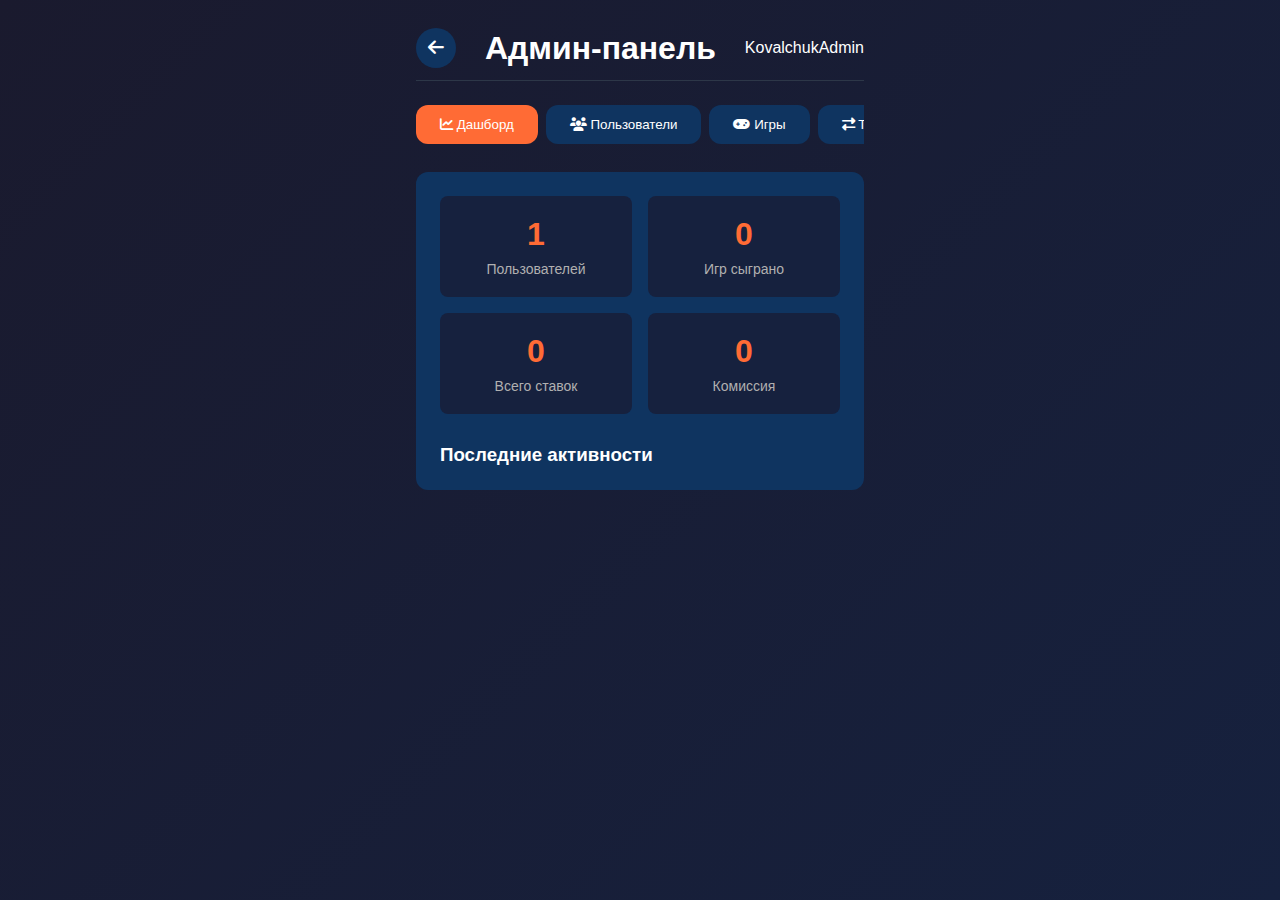
<file: admin.html>
<!DOCTYPE html>
<html lang="ru">
<head>
    <meta charset="UTF-8">
    <meta name="viewport" content="width=device-width, initial-scale=1.0">
    <title>Админ-панель | Крестики-нолики</title>
    <link rel="stylesheet" href="style.css">
    <link rel="stylesheet" href="https://cdnjs.cloudflare.com/ajax/libs/font-awesome/6.4.0/css/all.min.css">
</head>
<body>
    <div class="container">
        <header class="header">
            <button class="btn-icon" onclick="window.location.href='index.html'">
                <i class="fas fa-arrow-left"></i>
            </button>
            <h1>Админ-панель</h1>
            <div class="admin-info">
                <span id="adminUsername"></span>
            </div>
        </header>

        <div class="admin-panel">
            <div class="admin-tabs">
                <button class="tab-btn active" onclick="showTab('dashboard')">
                    <i class="fas fa-chart-line"></i> Дашборд
                </button>
                <button class="tab-btn" onclick="showTab('users')">
                    <i class="fas fa-users"></i> Пользователи
                </button>
                <button class="tab-btn" onclick="showTab('games')">
                    <i class="fas fa-gamepad"></i> Игры
                </button>
                <button class="tab-btn" onclick="showTab('transactions')">
                    <i class="fas fa-exchange-alt"></i> Транзакции
                </button>
                <button class="tab-btn" onclick="showTab('commission')">
                    <i class="fas fa-percentage"></i> Комиссии
                </button>
                <button class="tab-btn" onclick="showTab('settings')">
                    <i class="fas fa-cog"></i> Настройки
                </button>
            </div>

            <div class="admin-content">
                <!-- Дашборд -->
                <div id="dashboardTab" class="tab-content">
                    <div class="stats-grid">
                        <div class="stat-card">
                            <div class="stat-value" id="totalUsers">0</div>
                            <div class="stat-label">Пользователей</div>
                        </div>
                        <div class="stat-card">
                            <div class="stat-value" id="totalGames">0</div>
                            <div class="stat-label">Игр сыграно</div>
                        </div>
                        <div class="stat-card">
                            <div class="stat-value" id="totalBets">0</div>
                            <div class="stat-label">Всего ставок</div>
                        </div>
                        <div class="stat-card">
                            <div class="stat-value" id="totalCommission">0</div>
                            <div class="stat-label">Комиссия</div>
                        </div>
                    </div>

                    <div style="margin-top: 30px;">
                        <h3>Последние активности</h3>
                        <div id="recentActivities" class="activities-list">
                            <!-- Активности загружаются динамически -->
                        </div>
                    </div>
                </div>

                <!-- Пользователи -->
                <div id="usersTab" class="tab-content" style="display: none;">
                    <div class="search-box" style="margin-bottom: 20px;">
                        <input type="text" id="searchUser" placeholder="Поиск пользователя..." style="width: 100%; padding: 12px; background: var(--bg-secondary); border: 1px solid var(--border-color); border-radius: var(--border-radius); color: var(--text-primary);">
                    </div>
                    
                    <div class="table-container">
                        <table class="data-table">
                            <thead>
                                <tr>
                                    <th>ID</th>
                                    <th>Имя</th>
                                    <th>Баланс</th>
                                    <th>Игр</th>
                                    <th>Побед</th>
                                    <th>Дата регистрации</th>
                                    <th>Действия</th>
                                </tr>
                            </thead>
                            <tbody id="usersTable">
                                <!-- Пользователи загружаются динамически -->
                            </tbody>
                        </table>
                    </div>
                </div>

                <!-- Игры -->
                <div id="gamesTab" class="tab-content" style="display: none;">
                    <div class="table-container">
                        <table class="data-table">
                            <thead>
                                <tr>
                                    <th>ID</th>
                                    <th>Игроки</th>
                                    <th>Ставка</th>
                                    <th>Результат</th>
                                    <th>Время</th>
                                    <th>Комиссия</th>
                                </tr>
                            </thead>
                            <tbody id="gamesTable">
                                <!-- Игры загружаются динамически -->
                            </tbody>
                        </table>
                    </div>
                </div>

                <!-- Комиссии -->
                <div id="commissionTab" class="tab-content" style="display: none;">
                    <div class="stats-grid">
                        <div class="stat-card">
                            <div class="stat-value" id="commissionTotal">0</div>
                            <div class="stat-label">Всего комиссии</div>
                        </div>
                        <div class="stat-card">
                            <div class="stat-value" id="commissionToday">0</div>
                            <div class="stat-label">Сегодня</div>
                        </div>
                        <div class="stat-card">
                            <div class="stat-value" id="commissionWeek">0</div>
                            <div class="stat-label">За неделю</div>
                        </div>
                        <div class="stat-card">
                            <div class="stat-value" id="commissionMonth">0</div>
                            <div class="stat-label">За месяц</div>
                        </div>
                    </div>
                    
                    <div style="margin-top: 30px;">
                        <button class="btn-primary" onclick="window.location.href='admin-commission.html'">
                            <i class="fas fa-chart-pie"></i> Подробная статистика комиссий
                        </button>
                    </div>
                </div>

                <!-- Настройки -->
                <div id="settingsTab" class="tab-content" style="display: none;">
                    <div class="settings-section">
                        <h3>Настройки системы</h3>
                        
                        <div class="setting-item">
                            <label>Стартовый баланс (игровой):</label>
                            <input type="number" id="startGameBalance" value="100" style="width: 100px; padding: 8px; background: var(--bg-secondary); border: 1px solid var(--border-color); border-radius: var(--border-radius-sm); color: var(--text-primary);">
                            <button class="btn-secondary" onclick="updateStartBalance()">Сохранить</button>
                        </div>
                        
                        <div class="setting-item">
                            <label>Размер комиссии (%):</label>
                            <input type="number" id="commissionRate" value="5" min="0" max="50" style="width: 100px; padding: 8px; background: var(--bg-secondary); border: 1px solid var(--border-color); border-radius: var(--border-radius-sm); color: var(--text-primary);">
                            <button class="btn-secondary" onclick="updateCommissionRate()">Сохранить</button>
                        </div>
                        
                        <div class="setting-item">
                            <label>Минимальная ставка:</label>
                            <input type="number" id="minBet" value="1" min="1" style="width: 100px; padding: 8px; background: var(--bg-secondary); border: 1px solid var(--border-color); border-radius: var(--border-radius-sm); color: var(--text-primary);">
                            <button class="btn-secondary" onclick="updateMinBet()">Сохранить</button>
                        </div>
                    </div>
                    
                    <div class="settings-section" style="margin-top: 30px;">
                        <h3>Опасная зона</h3>
                        <div class="danger-zone">
                            <button class="btn-danger" onclick="resetAllData()" style="background: var(--danger-color);">
                                <i class="fas fa-trash"></i> Сбросить все данные
                            </button>
                            <button class="btn-warning" onclick="exportAllData()" style="background: var(--warning-color);">
                                <i class="fas fa-download"></i> Экспорт всех данных
                            </button>
                        </div>
                    </div>
                </div>
            </div>
        </div>
    </div>

    <script src="storage.js"></script>
    <script src="auth.js"></script>
    <script src="commission.js"></script>
    <script>
        // Проверка прав администратора
        document.addEventListener('DOMContentLoaded', function() {
            const user = getCurrentUser();
            if (!user || !user.isAdmin) {
                alert('Доступ запрещен! Требуются права администратора.');
                window.location.href = 'index.html';
                return;
            }
            
            // Показываем имя админа
            document.getElementById('adminUsername').textContent = user.username;
            
            // Загружаем данные
            loadDashboardData();
            loadUsers();
            loadGames();
            loadCommissionData();
            
            // Инициализируем поиск
            document.getElementById('searchUser').addEventListener('input', function(e) {
                filterUsers(e.target.value);
            });
        });
        
        function showTab(tabName) {
            // Скрываем все вкладки
            document.querySelectorAll('.tab-content').forEach(tab => {
                tab.style.display = 'none';
            });
            
            // Убираем активный класс у всех кнопок
            document.querySelectorAll('.tab-btn').forEach(btn => {
                btn.classList.remove('active');
            });
            
            // Показываем выбранную вкладку
            document.getElementById(tabName + 'Tab').style.display = 'block';
            
            // Добавляем активный класс кнопке
            event.target.classList.add('active');
        }
        
        function loadDashboardData() {
            const users = getUsers();
            const games = getGames();
            const transactions = getTransactions();
            
            // Статистика
            document.getElementById('totalUsers').textContent = users.length;
            document.getElementById('totalGames').textContent = games.length;
            
            const totalBets = games.reduce((sum, game) => sum + (game.stake || 0), 0);
            document.getElementById('totalBets').textContent = totalBets;
            
            const commissionFund = getBotCommissionFund();
            document.getElementById('totalCommission').textContent = commissionFund.total.toFixed(2);
            
            // Последние активности
            loadRecentActivities();
        }
        
        function loadRecentActivities() {
            const games = getGames();
            const users = getUsers();
            const container = document.getElementById('recentActivities');
            
            // Берем последние 10 активностей
            const recentGames = games.slice(-10).reverse();
            const recentUsers = users.slice(-5).reverse();
            
            let html = '';
            
            // Последние игры
            recentGames.forEach(game => {
                const user = users.find(u => u.id === game.userId);
                html += `
                    <div class="activity-item">
                        <i class="fas fa-gamepad"></i>
                        <div>
                            <strong>${user?.username || 'Игрок'}</strong> ${game.result === 'win' ? 'выиграл' : game.result === 'lose' ? 'проиграл' : 'сыграл вничью'}
                            <div class="activity-time">${new Date(game.timestamp).toLocaleString()}</div>
                        </div>
                        <span class="activity-amount">${game.stake || 0}</span>
                    </div>
                `;
            });
            
            // Последние регистрации
            recentUsers.forEach(user => {
                html += `
                    <div class="activity-item">
                        <i class="fas fa-user-plus"></i>
                        <div>
                            <strong>Новый пользователь:</strong> ${user.username}
                            <div class="activity-time">${new Date(user.createdAt).toLocaleString()}</div>
                        </div>
                    </div>
                `;
            });
            
            container.innerHTML = html || '<p>Нет активностей</p>';
        }
        
        function loadUsers() {
            const users = getUsers();
            const tbody = document.getElementById('usersTable');
            
            tbody.innerHTML = users.map(user => `
                <tr>
                    <td>${user.id}</td>
                    <td>
                        <strong>${user.username}</strong>
                        ${user.isAdmin ? '<span class="badge-admin">Админ</span>' : ''}
                        ${user.isPartner ? '<span class="badge-partner">Партнёр</span>' : ''}
                    </td>
                    <td>
                        <div>Игр: ${user.gameBalance || 0}</div>
                        <div>Реал: ${user.realBalance || 0}</div>
                    </td>
                    <td>${user.totalGames || 0}</td>
                    <td>${user.totalWins || 0}</td>
                    <td>${new Date(user.createdAt || Date.now()).toLocaleDateString()}</td>
                    <td>
                        <button class="btn-icon" onclick="editUser(${user.id})" title="Редактировать">
                            <i class="fas fa-edit"></i>
                        </button>
                        <button class="btn-icon" onclick="viewUserDetails(${user.id})" title="Подробнее">
                            <i class="fas fa-eye"></i>
                        </button>
                    </td>
                </tr>
            `).join('');
        }
        
        function filterUsers(searchTerm) {
            const users = getUsers();
            const filtered = users.filter(user => 
                user.username.toLowerCase().includes(searchTerm.toLowerCase()) ||
                user.id.toString().includes(searchTerm)
            );
            
            const tbody = document.getElementById('usersTable');
            tbody.innerHTML = filtered.map(user => `
                <tr>
                    <td>${user.id}</td>
                    <td>${user.username}</td>
                    <td>
                        <div>Игр: ${user.gameBalance || 0}</div>
                        <div>Реал: ${user.realBalance || 0}</div>
                    </td>
                    <td>${user.totalGames || 0}</td>
                    <td>${user.totalWins || 0}</td>
                    <td>${new Date(user.createdAt || Date.now()).toLocaleDateString()}</td>
                    <td>
                        <button class="btn-icon" onclick="editUser(${user.id})">
                            <i class="fas fa-edit"></i>
                        </button>
                    </td>
                </tr>
            `).join('');
        }
        
        function editUser(userId) {
            const user = getUserById(userId);
            if (!user) return;
            
            const modal = document.createElement('div');
            modal.className = 'modal';
            modal.style.display = 'flex';
            
            modal.innerHTML = `
                <div class="modal-content">
                    <h2>Редактирование пользователя</h2>
                    <div style="margin-bottom: 20px;">
                        <label>Имя пользователя:</label>
                        <input type="text" id="editUsername" value="${user.username}" style="width: 100%; padding: 12px; margin-top: 8px;">
                    </div>
                    <div style="margin-bottom: 20px;">
                        <label>Игровой баланс:</label>
                        <input type="number" id="editGameBalance" value="${user.gameBalance || 0}" style="width: 100%; padding: 12px; margin-top: 8px;">
                    </div>
                    <div style="margin-bottom: 20px;">
                        <label>Реальный баланс:</label>
                        <input type="number" id="editRealBalance" value="${user.realBalance || 0}" style="width: 100%; padding: 12px; margin-top: 8px;">
                    </div>
                    <div style="margin-bottom: 20px;">
                        <label>
                            <input type="checkbox" id="editIsAdmin" ${user.isAdmin ? 'checked' : ''}>
                            Администратор
                        </label>
                        <label style="margin-left: 20px;">
                            <input type="checkbox" id="editIsPartner" ${user.isPartner ? 'checked' : ''}>
                            Партнёр
                        </label>
                    </div>
                    <div class="modal-actions">
                        <button class="btn-secondary" id="cancelEdit">Отмена</button>
                        <button class="btn-primary" id="saveEdit">Сохранить</button>
                    </div>
                </div>
            `;
            
            document.body.appendChild(modal);
            
            modal.querySelector('#cancelEdit').addEventListener('click', function() {
                modal.remove();
            });
            
            modal.querySelector('#saveEdit').addEventListener('click', function() {
                user.username = document.getElementById('editUsername').value;
                user.gameBalance = parseInt(document.getElementById('editGameBalance').value) || 0;
                user.realBalance = parseInt(document.getElementById('editRealBalance').value) || 0;
                user.isAdmin = document.getElementById('editIsAdmin').checked;
                user.isPartner = document.getElementById('editIsPartner').checked;
                
                updateUser(user);
                loadUsers();
                modal.remove();
                
                showNotification('Пользователь обновлен', 'success');
            });
        }
        
        function viewUserDetails(userId) {
            const user = getUserById(userId);
            if (!user) return;
            
            const modal = document.createElement('div');
            modal.className = 'modal';
            modal.style.display = 'flex';
            
            modal.innerHTML = `
                <div class="modal-content">
                    <h2>Детали пользователя</h2>
                    <div style="margin-bottom: 20px;">
                        <strong>ID:</strong> ${user.id}<br>
                        <strong>Имя:</strong> ${user.username}<br>
                        <strong>Зарегистрирован:</strong> ${new Date(user.createdAt || Date.now()).toLocaleString()}<br>
                        <strong>Роли:</strong> ${user.isAdmin ? 'Администратор' : ''} ${user.isPartner ? 'Партнёр' : ''}
                    </div>
                    
                    <div style="margin-bottom: 20px;">
                        <h3>Статистика игр</h3>
                        <div>Всего игр: ${user.totalGames || 0}</div>
                        <div>Побед: ${user.totalWins || 0}</div>
                        <div>Проигрышей: ${(user.totalGames || 0) - (user.totalWins || 0)}</div>
                    </div>
                    
                    <div style="margin-bottom: 20px;">
                        <h3>Балансы</h3>
                        <div>Игровой: ${user.gameBalance || 0}</div>
                        <div>Реальный: ${user.realBalance || 0} USD</div>
                    </div>
                    
                    <div class="modal-actions">
                        <button class="btn-primary" id="closeDetails">Закрыть</button>
                    </div>
                </div>
            `;
            
            document.body.appendChild(modal);
            
            modal.querySelector('#closeDetails').addEventListener('click', function() {
                modal.remove();
            });
        }
        
        function loadGames() {
            const games = getGames();
            const users = getUsers();
            const tbody = document.getElementById('gamesTable');
            
            // Берем последние 50 игр
            const recentGames = games.slice(-50).reverse();
            
            tbody.innerHTML = recentGames.map(game => {
                const user = users.find(u => u.id === game.userId);
                return `
                    <tr>
                        <td>${game.id}</td>
                        <td>${user?.username || 'Игрок'}</td>
                        <td>${game.stake || 0} ${game.balanceType === 'game' ? 'игр.' : 'USD'}</td>
                        <td>
                            <span class="game-result ${game.result}">
                                ${game.result === 'win' ? 'Победа' : game.result === 'lose' ? 'Проигрыш' : 'Ничья'}
                            </span>
                        </td>
                        <td>${new Date(game.timestamp).toLocaleTimeString()}</td>
                        <td>${game.commission ? game.commission.toFixed(2) : '0.00'}</td>
                    </tr>
                `;
            }).join('');
        }
        
        function loadCommissionData() {
            const commissionFund = getBotCommissionFund();
            
            document.getElementById('commissionTotal').textContent = commissionFund.total.toFixed(2);
            document.getElementById('commissionToday').textContent = commissionFund.daily.toFixed(2);
            document.getElementById('commissionWeek').textContent = commissionFund.weekly.toFixed(2);
            document.getElementById('commissionMonth').textContent = commissionFund.monthly.toFixed(2);
        }
        
        function updateStartBalance() {
            const balance = parseInt(document.getElementById('startGameBalance').value) || 100;
            localStorage.setItem('startGameBalance', balance.toString());
            showNotification('Стартовый баланс обновлен', 'success');
        }
        
        function updateCommissionRate() {
            const rate = parseInt(document.getElementById('commissionRate').value) || 5;
            if (rate >= 0 && rate <= 50) {
                localStorage.setItem('commissionRate', rate.toString());
                showNotification('Размер комиссии обновлен', 'success');
            } else {
                showNotification('Комиссия должна быть от 0% до 50%', 'error');
            }
        }
        
        function updateMinBet() {
            const minBet = parseInt(document.getElementById('minBet').value) || 1;
            if (minBet >= 1) {
                localStorage.setItem('minBet', minBet.toString());
                showNotification('Минимальная ставка обновлена', 'success');
            }
        }
        
        function resetAllData() {
            if (confirm('ВНИМАНИЕ! Вы уверены что хотите сбросить ВСЕ данные? Это действие нельзя отменить.')) {
                // Очищаем все данные
                localStorage.removeItem('ticTacToeUsers');
                localStorage.removeItem('ticTacToeGames');
                localStorage.removeItem('ticTacToeTransactions');
                localStorage.removeItem('botCommissionFund');
                localStorage.removeItem('commissionHistory');
                localStorage.removeItem('currentUserId');
                
                // Создаем администратора заново
                const adminUser = {
                    id: 1,
                    username: 'KovalchukAdmin',
                    password: '99Adidas.Shewi12011979',
                    isAdmin: true,
                    isPartner: true,
                    realBalance: 10000,
                    gameBalance: 5000,
                    totalWins: 0,
                    totalGames: 0,
                    totalCommissionPaid: 0,
                    commissionHistory: [],
                    createdAt: new Date().toISOString()
                };
                
                localStorage.setItem('ticTacToeUsers', JSON.stringify([adminUser]));
                localStorage.setItem('currentUserId', '1');
                
                showNotification('Все данные сброшены. Создан администратор.', 'success');
                setTimeout(() => {
                    window.location.reload();
                }, 2000);
            }
        }
        
        function exportAllData() {
            const data = {
                users: getUsers(),
                games: getGames(),
                transactions: getTransactions(),
                commissionFund: getBotCommissionFund(),
                commissionHistory: getCommissionHistory(),
                exportDate: new Date().toISOString()
            };
            
            const json = JSON.stringify(data, null, 2);
            const blob = new Blob([json], { type: 'application/json' });
            const url = URL.createObjectURL(blob);
            const a = document.createElement('a');
            
            a.href = url;
            a.download = `tic-tac-toe-backup-${new Date().toISOString().split('T')[0]}.json`;
            document.body.appendChild(a);
            a.click();
            document.body.removeChild(a);
            URL.revokeObjectURL(url);
            
            showNotification('Данные экспортированы', 'success');
        }
        
        function showNotification(message, type = 'info') {
            const notification = document.createElement('div');
            notification.className = `notification notification-${type}`;
            notification.innerHTML = `
                <div class="notification-content">
                    <i class="fas fa-${type === 'success' ? 'check-circle' : type === 'error' ? 'exclamation-circle' : 'info-circle'}"></i>
                    <span>${message}</span>
                </div>
            `;
            
            document.body.appendChild(notification);
            
            setTimeout(() => {
                notification.classList.add('show');
            }, 10);
            
            setTimeout(() => {
                notification.classList.remove('show');
                setTimeout(() => {
                    if (notification.parentNode) {
                        notification.parentNode.removeChild(notification);
                    }
                }, 300);
            }, 3000);
        }
    </script>
    
    <style>
        .badge-admin {
            background: var(--danger-color);
            color: white;
            padding: 2px 8px;
            border-radius: 12px;
            font-size: 12px;
            margin-left: 8px;
        }
        
        .badge-partner {
            background: var(--warning-color);
            color: white;
            padding: 2px 8px;
            border-radius: 12px;
            font-size: 12px;
            margin-left: 8px;
        }
        
        .activity-item {
            display: flex;
            align-items: center;
            gap: 12px;
            padding: 12px;
            border-bottom: 1px solid var(--border-color);
        }
        
        .activity-item i {
            font-size: 20px;
            color: var(--primary-color);
        }
        
        .activity-time {
            font-size: 12px;
            color: var(--text-secondary);
            margin-top: 4px;
        }
        
        .activity-amount {
            margin-left: auto;
            color: var(--success-color);
            font-weight: 600;
        }
        
        .activities-list {
            background: var(--bg-card);
            border-radius: var(--border-radius);
            overflow: hidden;
        }
        
        .game-result {
            padding: 4px 12px;
            border-radius: 20px;
            font-size: 12px;
            font-weight: 600;
        }
        
        .game-result.win {
            background: rgba(76, 175, 80, 0.2);
            color: var(--success-color);
        }
        
        .game-result.lose {
            background: rgba(244, 67, 54, 0.2);
            color: var(--danger-color);
        }
        
        .game-result.draw {
            background: rgba(255, 152, 0, 0.2);
            color: var(--warning-color);
        }
        
        .settings-section {
            background: var(--bg-card);
            padding: 20px;
            border-radius: var(--border-radius);
            margin-bottom: 20px;
        }
        
        .setting-item {
            display: flex;
            align-items: center;
            gap: 12px;
            margin-bottom: 16px;
        }
        
        .danger-zone {
            display: flex;
            gap: 12px;
            margin-top: 20px;
        }
        
        .btn-danger, .btn-warning {
            color: white;
            border: none;
            padding: 12px 24px;
            border-radius: var(--border-radius);
            cursor: pointer;
            transition: var(--transition);
        }
        
        .btn-danger:hover {
            opacity: 0.9;
        }
        
        .btn-warning:hover {
            opacity: 0.9;
        }
    </style>
</body>
</html>
</file>
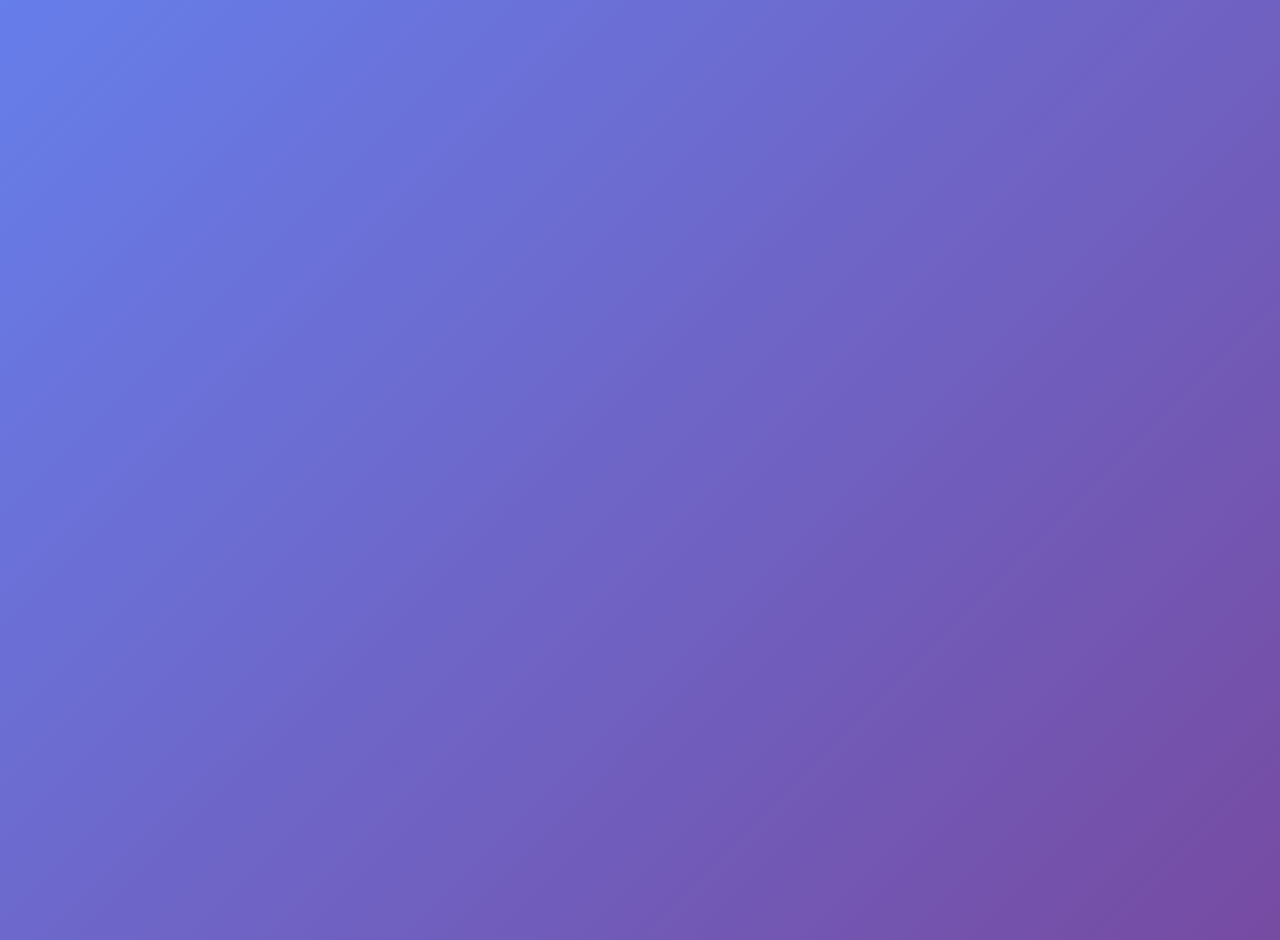
<file: cryptobot-webhook.html>
<!DOCTYPE html>
<html lang="ru">
<head>
    <meta charset="UTF-8">
    <meta name="viewport" content="width=device-width, initial-scale=1.0">
    <title>CryptoBot Webhook</title>
</head>
<body>
    <script src="storage.js"></script>
    <script src="cryptobot.js"></script>
    <script>
        // Обработка webhook от CryptoBot
        async function handleWebhook() {
            try {
                // Получаем данные из URL параметров
                const urlParams = new URLSearchParams(window.location.search);
                const eventType = urlParams.get('event_type');
                const eventData = urlParams.get('event_data');
                
                if (!eventType || !eventData) {
                    console.log('Нет данных webhook');
                    return;
                }
                
                // Парсим данные события
                const data = JSON.parse(decodeURIComponent(eventData));
                
                console.log('Webhook получен:', eventType, data);
                
                // Обрабатываем разные типы событий
                switch (eventType) {
                    case 'invoice_paid':
                        await handleInvoicePaid(data);
                        break;
                        
                    case 'transfer_completed':
                        await handleTransferCompleted(data);
                        break;
                        
                    default:
                        console.log('Неизвестный тип события:', eventType);
                }
                
                // Показываем сообщение об успехе
                document.body.innerHTML = `
                    <div style="text-align: center; padding: 50px; font-family: Arial, sans-serif;">
                        <h1 style="color: #4CAF50;">✅ Webhook обработан</h1>
                        <p>Событие: ${eventType}</p>
                        <p>ID: ${data.invoice_id || data.transfer_id}</p>
                        <p>Вы будете перенаправлены обратно...</p>
                    </div>
                `;
                
                // Возвращаемся на главную страницу через 3 секунды
                setTimeout(() => {
                    window.location.href = 'index.html';
                }, 3000);
                
            } catch (error) {
                console.error('Ошибка обработки webhook:', error);
                
                document.body.innerHTML = `
                    <div style="text-align: center; padding: 50px; font-family: Arial, sans-serif;">
                        <h1 style="color: #F44336;">❌ Ошибка</h1>
                        <p>${error.message}</p>
                        <button onclick="window.location.href='index.html'">Вернуться</button>
                    </div>
                `;
            }
        }
        
        // Обработка оплаченного инвойса
        async function handleInvoicePaid(data) {
            console.log('Оплачен инвойс:', data);
            
            // Получаем payload из инвойса
            const payload = JSON.parse(data.payload || '{}');
            const userId = payload.userId;
            const amount = payload.amount;
            
            if (!userId || !amount) {
                console.warn('Нет данных пользователя в payload');
                return;
            }
            
            // Находим пользователя
            const user = getUserById(userId);
            if (!user) {
                console.warn('Пользователь не найден:', userId);
                return;
            }
            
            // Пополняем баланс
            if (payload.type === 'deposit') {
                user.realBalance = (user.realBalance || 0) + parseFloat(amount);
                updateUser(user);
                
                // Сохраняем транзакцию
                saveTransaction({
                    userId: userId,
                    type: 'deposit_crypto',
                    amount: amount,
                    currency: payload.currency || 'USD',
                    cryptoAmount: data.amount,
                    cryptoAsset: data.asset,
                    invoiceId: data.invoice_id,
                    status: 'completed',
                    timestamp: new Date().toISOString()
                });
                
                console.log(`Баланс пользователя ${user.username} пополнен на ${amount} USD`);
            }
        }
        
        // Обработка завершенного перевода (вывода средств)
        async function handleTransferCompleted(data) {
            console.log('Завершен вывод средств:', data);
            
            // Здесь можно обработать подтверждение вывода средств
            // Например, отметить заявку на вывод как выполненную
            
            saveTransaction({
                type: 'withdrawal_completed',
                transferId: data.transfer_id,
                amount: data.amount,
                asset: data.asset,
                status: 'completed',
                timestamp: new Date().toISOString()
            });
        }
        
        // Запускаем обработку при загрузке страницы
        document.addEventListener('DOMContentLoaded', handleWebhook);
    </script>
    
    <style>
        body {
            margin: 0;
            padding: 20px;
            background: linear-gradient(135deg, #667eea 0%, #764ba2 100%);
            min-height: 100vh;
            display: flex;
            align-items: center;
            justify-content: center;
            font-family: 'Segoe UI', Tahoma, Geneva, Verdana, sans-serif;
        }
    </style>
</body>
</html>
</file>
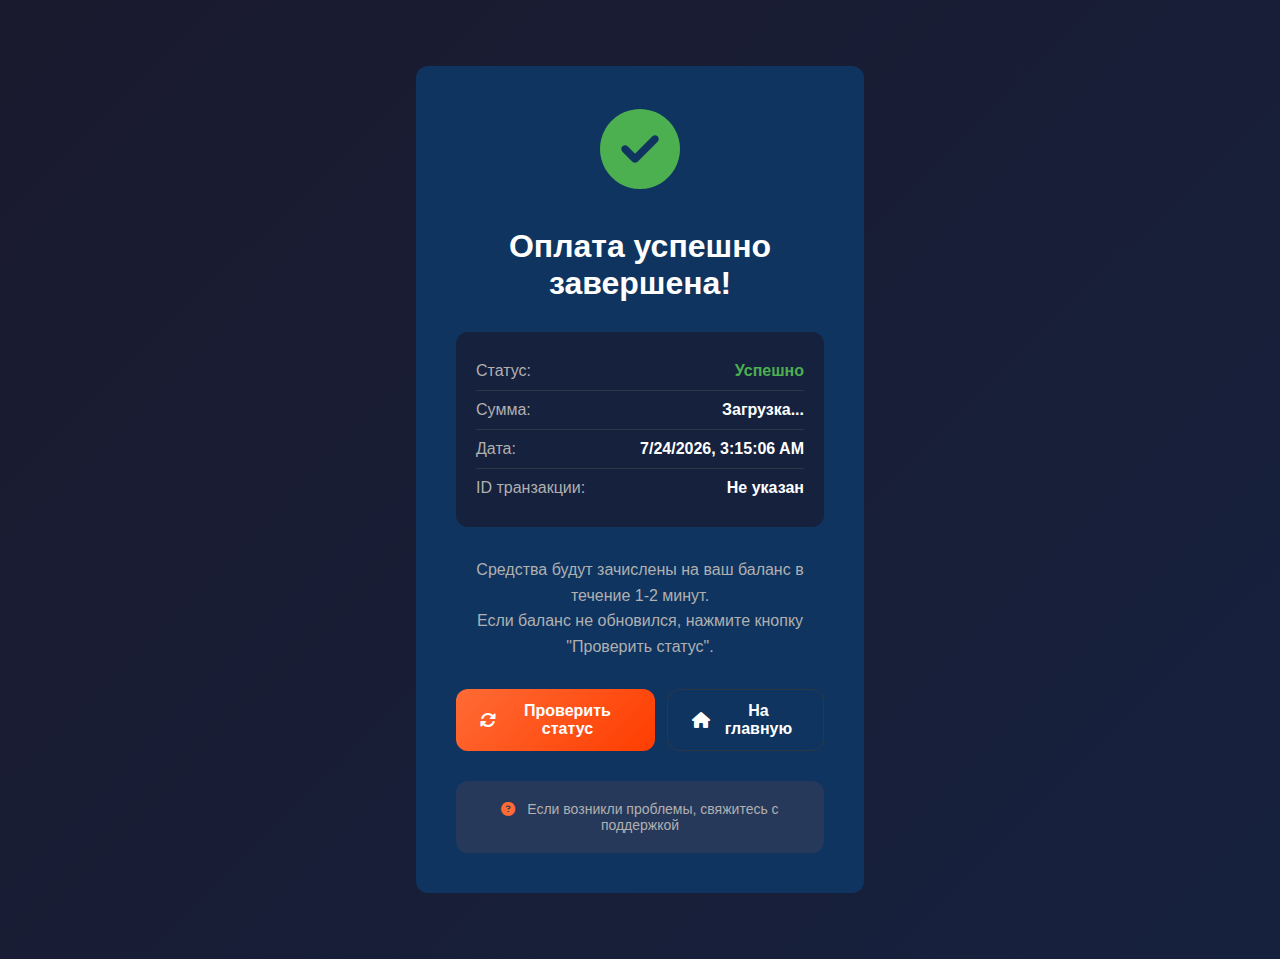
<file: payment-success.html>
<!DOCTYPE html>
<html lang="ru">
<head>
    <meta charset="UTF-8">
    <meta name="viewport" content="width=device-width, initial-scale=1.0">
    <title>Оплата успешна | Крестики-нолики</title>
    <link rel="stylesheet" href="style.css">
    <link rel="stylesheet" href="https://cdnjs.cloudflare.com/ajax/libs/font-awesome/6.4.0/css/all.min.css">
</head>
<body>
    <div class="container">
        <div class="payment-success">
            <div class="success-icon">
                <i class="fas fa-check-circle"></i>
            </div>
            
            <h1>Оплата успешно завершена!</h1>
            
            <div class="success-details" id="paymentDetails">
                <div class="detail-item">
                    <span class="label">Статус:</span>
                    <span class="value status-success">Успешно</span>
                </div>
                <div class="detail-item">
                    <span class="label">Сумма:</span>
                    <span class="value" id="paymentAmount">Загрузка...</span>
                </div>
                <div class="detail-item">
                    <span class="label">Дата:</span>
                    <span class="value" id="paymentDate">Загрузка...</span>
                </div>
                <div class="detail-item">
                    <span class="label">ID транзакции:</span>
                    <span class="value" id="paymentId">Загрузка...</span>
                </div>
            </div>
            
            <div class="success-message">
                <p>Средства будут зачислены на ваш баланс в течение 1-2 минут.</p>
                <p>Если баланс не обновился, нажмите кнопку "Проверить статус".</p>
            </div>
            
            <div class="success-actions">
                <button class="btn-primary" onclick="checkPaymentStatus()">
                    <i class="fas fa-sync-alt"></i> Проверить статус
                </button>
                <button class="btn-secondary" onclick="window.location.href='index.html'">
                    <i class="fas fa-home"></i> На главную
                </button>
            </div>
            
            <div class="success-help">
                <p><i class="fas fa-question-circle"></i> Если возникли проблемы, свяжитесь с поддержкой</p>
            </div>
        </div>
    </div>
    
    <script src="storage.js"></script>
    <script>
        document.addEventListener('DOMContentLoaded', function() {
            // Получаем данные из URL параметров
            const urlParams = new URLSearchParams(window.location.search);
            const invoiceId = urlParams.get('invoice_id');
            const status = urlParams.get('status');
            const amount = urlParams.get('amount');
            const asset = urlParams.get('asset');
            
            // Отображаем данные
            document.getElementById('paymentAmount').textContent = 
                amount && asset ? `${amount} ${asset}` : 'Загрузка...';
            document.getElementById('paymentDate').textContent = 
                new Date().toLocaleString();
            document.getElementById('paymentId').textContent = 
                invoiceId || 'Не указан';
            
            // Проверяем статус платежа
            if (invoiceId) {
                checkPaymentStatus();
            }
        });
        
        function checkPaymentStatus() {
            const urlParams = new URLSearchParams(window.location.search);
            const invoiceId = urlParams.get('invoice_id');
            
            if (!invoiceId) {
                showNotification('ID платежа не указан', 'error');
                return;
            }
            
            // Здесь можно добавить проверку статуса через API
            // Показываем сообщение об ожидании
            showNotification('Проверяем статус платежа...', 'info');
            
            // Имитируем проверку
            setTimeout(() => {
                showNotification('✅ Платеж подтвержден! Баланс обновлен.', 'success');
                
                // Обновляем детали платежа
                document.querySelectorAll('.status-success').forEach(el => {
                    el.innerHTML = '<i class="fas fa-check"></i> Подтверждено';
                });
            }, 2000);
        }
        
        function showNotification(message, type = 'info') {
            const notification = document.createElement('div');
            notification.className = `notification notification-${type}`;
            notification.innerHTML = `
                <div class="notification-content">
                    <i class="fas fa-${type === 'success' ? 'check-circle' : 'info-circle'}"></i>
                    <span>${message}</span>
                </div>
            `;
            
            document.body.appendChild(notification);
            
            setTimeout(() => {
                notification.classList.add('show');
            }, 10);
            
            setTimeout(() => {
                notification.classList.remove('show');
                setTimeout(() => {
                    if (notification.parentNode) {
                        notification.parentNode.removeChild(notification);
                    }
                }, 300);
            }, 3000);
        }
    </script>
    
    <style>
        .payment-success {
            max-width: 500px;
            margin: 50px auto;
            padding: 40px;
            background: var(--bg-card);
            border-radius: var(--border-radius);
            text-align: center;
        }
        
        .success-icon {
            font-size: 80px;
            color: var(--success-color);
            margin-bottom: 30px;
        }
        
        .payment-success h1 {
            margin-bottom: 30px;
            color: var(--text-primary);
        }
        
        .success-details {
            background: var(--bg-secondary);
            border-radius: var(--border-radius);
            padding: 20px;
            margin-bottom: 30px;
            text-align: left;
        }
        
        .detail-item {
            display: flex;
            justify-content: space-between;
            padding: 10px 0;
            border-bottom: 1px solid var(--border-color);
        }
        
        .detail-item:last-child {
            border-bottom: none;
        }
        
        .detail-item .label {
            color: var(--text-secondary);
        }
        
        .detail-item .value {
            font-weight: 600;
            color: var(--text-primary);
        }
        
        .status-success {
            color: var(--success-color) !important;
        }
        
        .success-message {
            margin-bottom: 30px;
            color: var(--text-secondary);
            line-height: 1.6;
        }
        
        .success-actions {
            display: flex;
            gap: 12px;
            justify-content: center;
            margin-bottom: 30px;
        }
        
        .success-help {
            padding: 20px;
            background: rgba(255, 107, 53, 0.1);
            border-radius: var(--border-radius);
            color: var(--text-secondary);
            font-size: 14px;
        }
        
        .success-help i {
            color: var(--primary-color);
            margin-right: 8px;
        }
    </style>
</body>
</html>
</file>
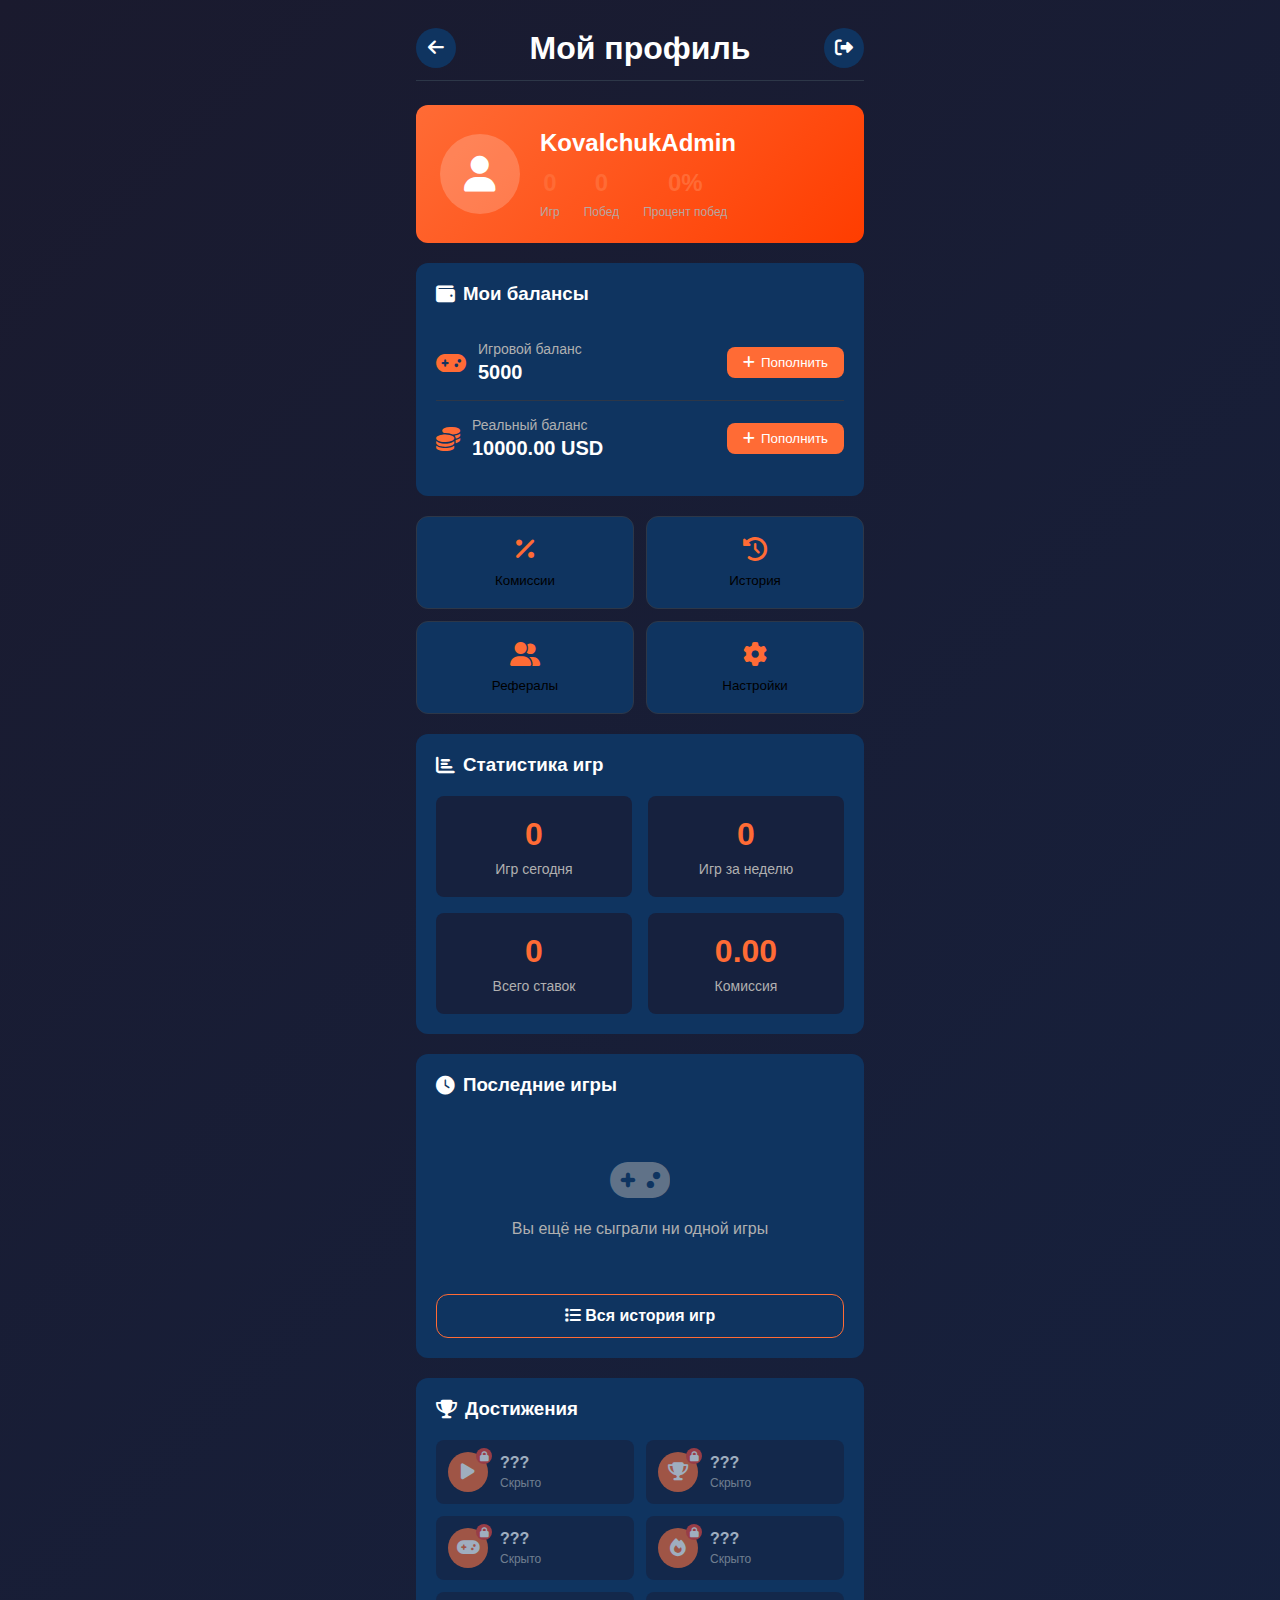
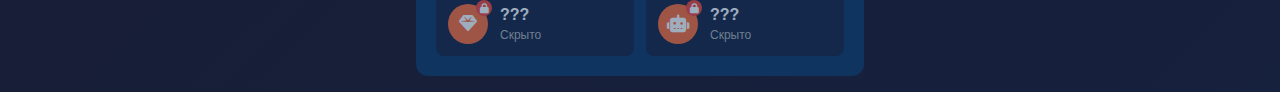
<file: profile.html>
<!DOCTYPE html>
<html lang="ru">
<head>
    <meta charset="UTF-8">
    <meta name="viewport" content="width=device-width, initial-scale=1.0">
    <title>Профиль | Крестики-нолики</title>
    <link rel="stylesheet" href="style.css">
    <link rel="stylesheet" href="https://cdnjs.cloudflare.com/ajax/libs/font-awesome/6.4.0/css/all.min.css">
</head>
<body>
    <div class="container">
        <header class="header">
            <button class="btn-icon" onclick="window.location.href='index.html'">
                <i class="fas fa-arrow-left"></i>
            </button>
            <h1>Мой профиль</h1>
            <button class="btn-icon" onclick="logout()" title="Выйти">
                <i class="fas fa-sign-out-alt"></i>
            </button>
        </header>

        <div class="profile-content">
            <!-- Аватар и основная информация -->
            <div class="profile-header">
                <div class="profile-avatar">
                    <i class="fas fa-user" id="profileAvatarIcon"></i>
                </div>
                <div class="profile-info">
                    <h2 id="profileUsername">Загрузка...</h2>
                    <div class="profile-stats">
                        <div class="stat-item">
                            <div class="stat-value" id="totalGamesStat">0</div>
                            <div class="stat-label">Игр</div>
                        </div>
                        <div class="stat-item">
                            <div class="stat-value" id="totalWinsStat">0</div>
                            <div class="stat-label">Побед</div>
                        </div>
                        <div class="stat-item">
                            <div class="stat-value" id="winRateStat">0%</div>
                            <div class="stat-label">Процент побед</div>
                        </div>
                    </div>
                </div>
            </div>

            <!-- Балансы -->
            <div class="balances-card">
                <h3><i class="fas fa-wallet"></i> Мои балансы</h3>
                <div class="balance-row">
                    <div class="balance-type">
                        <i class="fas fa-gamepad"></i>
                        <div>
                            <div class="balance-label">Игровой баланс</div>
                            <div class="balance-amount" id="gameBalanceProfile">0</div>
                        </div>
                    </div>
                    <button class="btn-small" onclick="showDepositModal('game')">
                        <i class="fas fa-plus"></i> Пополнить
                    </button>
                </div>
                
                <div class="balance-row">
                    <div class="balance-type">
                        <i class="fas fa-coins"></i>
                        <div>
                            <div class="balance-label">Реальный баланс</div>
                            <div class="balance-amount" id="realBalanceProfile">0.00 USD</div>
                        </div>
                    </div>
                    <button class="btn-small" onclick="showDepositModal('real')">
                        <i class="fas fa-plus"></i> Пополнить
                    </button>
                </div>
            </div>

            <!-- Быстрые действия -->
            <div class="quick-actions">
                <button class="quick-action" onclick="window.location.href='profile-commission.html'">
                    <i class="fas fa-percentage"></i>
                    <span>Комиссии</span>
                </button>
                <button class="quick-action" onclick="showHistory()">
                    <i class="fas fa-history"></i>
                    <span>История</span>
                </button>
                <button class="quick-action" onclick="showReferral()">
                    <i class="fas fa-user-friends"></i>
                    <span>Рефералы</span>
                </button>
                <button class="quick-action" onclick="showSettings()">
                    <i class="fas fa-cog"></i>
                    <span>Настройки</span>
                </button>
            </div>

            <!-- Статистика -->
            <div class="stats-section">
                <h3><i class="fas fa-chart-bar"></i> Статистика игр</h3>
                <div class="stats-grid">
                    <div class="stat-card">
                        <div class="stat-value" id="gamesToday">0</div>
                        <div class="stat-label">Игр сегодня</div>
                    </div>
                    <div class="stat-card">
                        <div class="stat-value" id="gamesWeek">0</div>
                        <div class="stat-label">Игр за неделю</div>
                    </div>
                    <div class="stat-card">
                        <div class="stat-value" id="totalStake">0</div>
                        <div class="stat-label">Всего ставок</div>
                    </div>
                    <div class="stat-card">
                        <div class="stat-value" id="totalCommission">0</div>
                        <div class="stat-label">Комиссия</div>
                    </div>
                </div>
            </div>

            <!-- Последние игры -->
            <div class="recent-games">
                <h3><i class="fas fa-clock"></i> Последние игры</h3>
                <div id="recentGamesList">
                    <!-- Игры загружаются динамически -->
                </div>
                <button class="btn-outline" onclick="showAllGames()" style="width: 100%; margin-top: 16px;">
                    <i class="fas fa-list"></i> Вся история игр
                </button>
            </div>

            <!-- Достижения -->
            <div class="achievements">
                <h3><i class="fas fa-trophy"></i> Достижения</h3>
                <div class="achievements-grid" id="achievementsList">
                    <!-- Достижения загружаются динамически -->
                </div>
            </div>
        </div>
    </div>

    <script src="storage.js"></script>
    <script src="auth.js"></script>
    <script src="commission.js"></script>
    <script>
        // Загрузка профиля
        document.addEventListener('DOMContentLoaded', function() {
            const user = getCurrentUser();
            if (!user) {
                window.location.href = 'index.html';
                return;
            }
            
            loadProfile(user);
            loadStatistics(user);
            loadRecentGames(user);
            loadAchievements(user);
        });
        
        function loadProfile(user) {
            // Основная информация
            document.getElementById('profileUsername').textContent = user.username || 'Игрок';
            
            // Аватар (если есть в Telegram)
            if (window.Telegram && Telegram.WebApp) {
                const tgUser = Telegram.WebApp.initDataUnsafe?.user;
                if (tgUser && tgUser.photo_url) {
                    const avatarIcon = document.getElementById('profileAvatarIcon');
                    avatarIcon.innerHTML = `<img src="${tgUser.photo_url}" alt="Аватар" style="width: 100%; height: 100%; border-radius: 50%;">`;
                }
            }
            
            // Статистика
            document.getElementById('totalGamesStat').textContent = user.totalGames || 0;
            document.getElementById('totalWinsStat').textContent = user.totalWins || 0;
            
            const winRate = user.totalGames > 0 ? Math.round((user.totalWins || 0) / user.totalGames * 100) : 0;
            document.getElementById('winRateStat').textContent = winRate + '%';
            
            // Балансы
            document.getElementById('gameBalanceProfile').textContent = user.gameBalance || 0;
            document.getElementById('realBalanceProfile').textContent = (user.realBalance || 0).toFixed(2) + ' USD';
        }
        
        function loadStatistics(user) {
            const games = getUserGames(user.id);
            const now = new Date();
            const today = new Date(now.getFullYear(), now.getMonth(), now.getDate());
            const weekAgo = new Date(now.getTime() - 7 * 24 * 60 * 60 * 1000);
            
            // Игры сегодня
            const gamesToday = games.filter(game => 
                new Date(game.timestamp) > today
            ).length;
            document.getElementById('gamesToday').textContent = gamesToday;
            
            // Игры за неделю
            const gamesWeek = games.filter(game => 
                new Date(game.timestamp) > weekAgo
            ).length;
            document.getElementById('gamesWeek').textContent = gamesWeek;
            
            // Всего ставок
            const totalStake = games.reduce((sum, game) => sum + (game.stake || 0), 0);
            document.getElementById('totalStake').textContent = totalStake;
            
            // Комиссия
            document.getElementById('totalCommission').textContent = (user.totalCommissionPaid || 0).toFixed(2);
        }
        
        function loadRecentGames(user) {
            const games = getUserGames(user.id);
            const container = document.getElementById('recentGamesList');
            
            // Берем последние 5 игр
            const recentGames = games.slice(-5).reverse();
            
            if (recentGames.length === 0) {
                container.innerHTML = `
                    <div class="empty-state">
                        <i class="fas fa-gamepad" style="font-size: 48px; opacity: 0.5; margin-bottom: 16px;"></i>
                        <p>Вы ещё не сыграли ни одной игры</p>
                    </div>
                `;
                return;
            }
            
            container.innerHTML = recentGames.map(game => `
                <div class="game-history-item">
                    <div class="game-result-icon">
                        <i class="fas fa-${game.result === 'win' ? 'trophy' : game.result === 'lose' ? 'times' : 'handshake'} ${game.result}"></i>
                    </div>
                    <div class="game-info">
                        <div class="game-mode">${getGameModeName(game.mode)}</div>
                        <div class="game-time">${new Date(game.timestamp).toLocaleDateString()}</div>
                    </div>
                    <div class="game-stake ${game.result}">
                        ${game.result === 'win' ? '+' : game.result === 'lose' ? '-' : '±'}${game.stake || 0}
                        ${game.balanceType === 'game' ? 'игр.' : 'USD'}
                    </div>
                </div>
            `).join('');
        }
        
        function getGameModeName(mode) {
            const modes = {
                'bot': 'С ботом',
                'online': 'Онлайн',
                'private': 'Лобби',
                'quick': 'Быстрая игра'
            };
            return modes[mode] || mode;
        }
        
        function loadAchievements(user) {
            const games = getUserGames(user.id);
            const container = document.getElementById('achievementsList');
            
            const achievements = [
                {
                    id: 'first_game',
                    title: 'Первая игра',
                    icon: 'fa-play',
                    condition: games.length >= 1,
                    description: 'Сыграть первую игру'
                },
                {
                    id: 'first_win',
                    title: 'Первая победа',
                    icon: 'fa-trophy',
                    condition: (user.totalWins || 0) >= 1,
                    description: 'Одержать первую победу'
                },
                {
                    id: 'ten_games',
                    title: 'Опытный игрок',
                    icon: 'fa-gamepad',
                    condition: games.length >= 10,
                    description: 'Сыграть 10 игр'
                },
                {
                    id: 'win_streak',
                    title: 'Серия побед',
                    icon: 'fa-fire',
                    condition: checkWinStreak(games) >= 3,
                    description: 'Выиграть 3 игры подряд'
                },
                {
                    id: 'big_bet',
                    title: 'Крупная ставка',
                    icon: 'fa-gem',
                    condition: games.some(g => g.stake >= 100),
                    description: 'Сделать ставку от 100'
                },
                {
                    id: 'bot_master',
                    title: 'Повелитель ботов',
                    icon: 'fa-robot',
                    condition: games.filter(g => g.mode === 'bot' && g.result === 'win').length >= 5,
                    description: 'Победить бота 5 раз'
                }
            ];
            
            const unlocked = achievements.filter(a => a.condition);
            const locked = achievements.filter(a => !a.condition);
            
            let html = '';
            
            // Разблокированные достижения
            unlocked.forEach(achievement => {
                html += `
                    <div class="achievement unlocked">
                        <div class="achievement-icon">
                            <i class="fas ${achievement.icon}"></i>
                        </div>
                        <div class="achievement-info">
                            <div class="achievement-title">${achievement.title}</div>
                            <div class="achievement-desc">${achievement.description}</div>
                        </div>
                    </div>
                `;
            });
            
            // Заблокированные достижения
            locked.forEach(achievement => {
                html += `
                    <div class="achievement locked">
                        <div class="achievement-icon">
                            <i class="fas ${achievement.icon}"></i>
                            <div class="achievement-lock"><i class="fas fa-lock"></i></div>
                        </div>
                        <div class="achievement-info">
                            <div class="achievement-title">???</div>
                            <div class="achievement-desc">Скрыто</div>
                        </div>
                    </div>
                `;
            });
            
            container.innerHTML = html || '<p>Нет достижений</p>';
        }
        
        function checkWinStreak(games) {
            let streak = 0;
            // Проверяем последние игры (новые первыми)
            const recentGames = [...games].reverse();
            
            for (const game of recentGames) {
                if (game.result === 'win') {
                    streak++;
                } else {
                    break;
                }
            }
            
            return streak;
        }
        
        function showDepositModal(type) {
            const modal = document.createElement('div');
            modal.className = 'modal';
            modal.style.display = 'flex';
            
            const isGame = type === 'game';
            const title = isGame ? 'Пополнение игрового баланса' : 'Пополнение реального баланса';
            
            modal.innerHTML = `
                <div class="modal-content">
                    <h2>${title}</h2>
                    <div style="margin: 20px 0;">
                        <p style="color: var(--text-secondary); margin-bottom: 16px;">Выберите сумму:</p>
                        <div style="display: grid; grid-template-columns: repeat(3, 1fr); gap: 8px;">
                            ${isGame ? 
                                ['100', '500', '1000', '5000', '10000', '50000'].map(amount => `
                                    <button class="amount-btn" data-amount="${amount}">${amount}</button>
                                `).join('') :
                                ['10', '50', '100', '500', '1000', '5000'].map(amount => `
                                    <button class="amount-btn" data-amount="${amount}">${amount} USD</button>
                                `).join('')
                            }
                            <input type="number" id="customAmount" placeholder="Другая сумма" style="grid-column: span 3; padding: 12px; background: var(--bg-secondary); border: 1px solid var(--border-color); border-radius: var(--border-radius-sm); color: var(--text-primary);">
                        </div>
                    </div>
                    ${!isGame ? `
                        <div style="margin: 20px 0; padding: 16px; background: rgba(255, 107, 53, 0.1); border-radius: var(--border-radius-sm);">
                            <p style="color: var(--warning-color); margin-bottom: 8px;">
                                <i class="fas fa-info-circle"></i> В тестовом режиме пополнение не требует реальных платежей
                            </p>
                            <p style="font-size: 14px; color: var(--text-secondary);">
                                Для тестирования просто выберите сумму - она будет добавлена на баланс
                            </p>
                        </div>
                    ` : ''}
                    <div class="modal-actions">
                        <button class="btn-secondary" id="cancelDeposit">Отмена</button>
                        <button class="btn-primary" id="confirmDeposit">Пополнить</button>
                    </div>
                </div>
            `;
            
            document.body.appendChild(modal);
            
            let selectedAmount = 0;
            
            // Обработчики кнопок суммы
            modal.querySelectorAll('.amount-btn').forEach(btn => {
                btn.addEventListener('click', function() {
                    modal.querySelectorAll('.amount-btn').forEach(b => b.classList.remove('active'));
                    this.classList.add('active');
                    selectedAmount = parseInt(this.dataset.amount);
                    document.getElementById('customAmount').value = '';
                });
            });
            
            // Обработчик кастомной суммы
            document.getElementById('customAmount').addEventListener('input', function() {
                modal.querySelectorAll('.amount-btn').forEach(b => b.classList.remove('active'));
                selectedAmount = parseInt(this.value) || 0;
            });
            
            modal.querySelector('#cancelDeposit').addEventListener('click', function() {
                modal.remove();
            });
            
            modal.querySelector('#confirmDeposit').addEventListener('click', function() {
                if (selectedAmount <= 0) {
                    showNotification('Выберите сумму для пополнения', 'error');
                    return;
                }
                
                const user = getCurrentUser();
                if (isGame) {
                    user.gameBalance = (user.gameBalance || 0) + selectedAmount;
                } else {
                    user.realBalance = (user.realBalance || 0) + selectedAmount;
                }
                
                updateUser(user);
                loadProfile(user);
                
                // Сохраняем транзакцию
                saveTransaction({
                    userId: user.id,
                    type: 'deposit',
                    amount: selectedAmount,
                    balanceType: isGame ? 'game' : 'real',
                    status: 'completed'
                });
                
                showNotification(`Баланс пополнен на ${selectedAmount} ${isGame ? 'монет' : 'USD'}!`, 'success');
                modal.remove();
            });
        }
        
        function showHistory() {
            const user = getCurrentUser();
            const games = getUserGames(user.id);
            
            const modal = document.createElement('div');
            modal.className = 'modal';
            modal.style.display = 'flex';
            
            modal.innerHTML = `
                <div class="modal-content">
                    <h2>История игр</h2>
                    <div style="max-height: 400px; overflow-y: auto;">
                        ${games.length === 0 ? 
                            '<p style="text-align: center; padding: 40px;">Нет сыгранных игр</p>' : 
                            games.slice().reverse().map(game => `
                                <div class="history-item">
                                    <div class="history-game">
                                        <div class="history-result ${game.result}">
                                            <i class="fas fa-${game.result === 'win' ? 'trophy' : game.result === 'lose' ? 'times' : 'handshake'}"></i>
                                            <span>${game.result === 'win' ? 'Победа' : game.result === 'lose' ? 'Проигрыш' : 'Ничья'}</span>
                                        </div>
                                        <div class="history-info">
                                            <div>${getGameModeName(game.mode)}</div>
                                            <div class="history-time">${new Date(game.timestamp).toLocaleString()}</div>
                                        </div>
                                    </div>
                                    <div class="history-amount ${game.result}">
                                        ${game.result === 'win' ? '+' : game.result === 'lose' ? '-' : ''}${game.stake || 0}
                                        ${game.balanceType === 'game' ? 'игр.' : 'USD'}
                                        ${game.commission ? `<div class="history-commission">-${game.commission} комиссия</div>` : ''}
                                    </div>
                                </div>
                            `).join('')
                        }
                    </div>
                    <div class="modal-actions">
                        <button class="btn-primary" id="closeHistory">Закрыть</button>
                    </div>
                </div>
            `;
            
            document.body.appendChild(modal);
            
            modal.querySelector('#closeHistory').addEventListener('click', function() {
                modal.remove();
            });
        }
        
        function showReferral() {
            const user = getCurrentUser();
            const referralCode = btoa(user.id.toString()).slice(0, 8);
            const referralLink = `https://t.me/your_bot?start=${referralCode}`;
            
            const modal = document.createElement('div');
            modal.className = 'modal';
            modal.style.display = 'flex';
            
            modal.innerHTML = `
                <div class="modal-content">
                    <h2>Реферальная программа</h2>
                    <div style="margin: 20px 0;">
                        <p style="color: var(--text-secondary); margin-bottom: 12px;">Приглашайте друзей и получайте бонусы!</p>
                        
                        <div style="background: var(--bg-secondary); padding: 16px; border-radius: var(--border-radius-sm); margin-bottom: 20px;">
                            <div style="font-size: 12px; color: var(--text-secondary); margin-bottom: 8px;">Ваша реферальная ссылка:</div>
                            <div style="display: flex; gap: 8px;">
                                <input type="text" id="referralLink" value="${referralLink}" readonly style="flex: 1; padding: 12px; background: var(--bg-card); border: 1px solid var(--border-color); border-radius: var(--border-radius-sm); color: var(--text-primary);">
                                <button class="btn-primary" onclick="copyReferralLink()">
                                    <i class="fas fa-copy"></i>
                                </button>
                            </div>
                        </div>
                        
                        <div style="background: var(--bg-secondary); padding: 16px; border-radius: var(--border-radius-sm);">
                            <h4 style="margin-bottom: 12px;">Условия программы:</h4>
                            <ul style="color: var(--text-secondary); padding-left: 20px;">
                                <li>За каждого приглашенного: 10% от его первой ставки</li>
                                <li>Бонус за активного реферала: 5% от его выигрышей</li>
                                <li>Реферал должен сделать минимум 1 ставку</li>
                            </ul>
                        </div>
                    </div>
                    <div class="modal-actions">
                        <button class="btn-primary" id="closeReferral">Закрыть</button>
                    </div>
                </div>
            `;
            
            document.body.appendChild(modal);
            
            modal.querySelector('#closeReferral').addEventListener('click', function() {
                modal.remove();
            });
        }
        
        function copyReferralLink() {
            const link = document.getElementById('referralLink');
            link.select();
            document.execCommand('copy');
            showNotification('Ссылка скопирована в буфер обмена!', 'success');
        }
        
        function showSettings() {
            const modal = document.createElement('div');
            modal.className = 'modal';
            modal.style.display = 'flex';
            
            modal.innerHTML = `
                <div class="modal-content">
                    <h2>Настройки</h2>
                    <div style="margin: 20px 0;">
                        <div class="setting-option">
                            <label>
                                <input type="checkbox" id="soundEnabled" checked>
                                Звуковые эффекты
                            </label>
                        </div>
                        <div class="setting-option">
                            <label>
                                <input type="checkbox" id="notificationsEnabled" checked>
                                Уведомления
                            </label>
                        </div>
                        <div class="setting-option">
                            <label>
                                <input type="checkbox" id="showCommissionNotice" checked>
                                Показывать предупреждение о комиссии
                            </label>
                        </div>
                    </div>
                    <div class="modal-actions">
                        <button class="btn-secondary" id="cancelSettings">Отмена</button>
                        <button class="btn-primary" id="saveSettings">Сохранить</button>
                    </div>
                </div>
            `;
            
            document.body.appendChild(modal);
            
            // Загружаем сохраненные настройки
            const settings = JSON.parse(localStorage.getItem('userSettings') || '{}');
            document.getElementById('soundEnabled').checked = settings.soundEnabled !== false;
            document.getElementById('notificationsEnabled').checked = settings.notificationsEnabled !== false;
            document.getElementById('showCommissionNotice').checked = settings.showCommissionNotice !== false;
            
            modal.querySelector('#cancelSettings').addEventListener('click', function() {
                modal.remove();
            });
            
            modal.querySelector('#saveSettings').addEventListener('click', function() {
                const newSettings = {
                    soundEnabled: document.getElementById('soundEnabled').checked,
                    notificationsEnabled: document.getElementById('notificationsEnabled').checked,
                    showCommissionNotice: document.getElementById('showCommissionNotice').checked
                };
                
                localStorage.setItem('userSettings', JSON.stringify(newSettings));
                showNotification('Настройки сохранены', 'success');
                modal.remove();
            });
        }
        
        function showAllGames() {
            // Перенаправляем на отдельную страницу или показываем расширенный список
            showHistory();
        }
        
        function logout() {
            if (confirm('Вы уверены что хотите выйти?')) {
                localStorage.removeItem('currentUserId');
                window.location.href = 'index.html';
            }
        }
        
        function showNotification(message, type = 'info') {
            const notification = document.createElement('div');
            notification.className = `notification notification-${type}`;
            notification.innerHTML = `
                <div class="notification-content">
                    <i class="fas fa-${type === 'success' ? 'check-circle' : type === 'error' ? 'exclamation-circle' : 'info-circle'}"></i>
                    <span>${message}</span>
                </div>
            `;
            
            document.body.appendChild(notification);
            
            setTimeout(() => {
                notification.classList.add('show');
            }, 10);
            
            setTimeout(() => {
                notification.classList.remove('show');
                setTimeout(() => {
                    if (notification.parentNode) {
                        notification.parentNode.removeChild(notification);
                    }
                }, 300);
            }, 3000);
        }
    </script>
    
    <style>
        .profile-header {
            display: flex;
            align-items: center;
            gap: 20px;
            padding: 24px;
            background: linear-gradient(135deg, var(--primary-color), var(--accent-color));
            border-radius: var(--border-radius);
            margin-bottom: 20px;
            color: white;
        }
        
        .profile-avatar {
            width: 80px;
            height: 80px;
            border-radius: 50%;
            background: rgba(255, 255, 255, 0.2);
            display: flex;
            align-items: center;
            justify-content: center;
            font-size: 36px;
            overflow: hidden;
        }
        
        .profile-avatar img {
            width: 100%;
            height: 100%;
            object-fit: cover;
        }
        
        .profile-info h2 {
            margin-bottom: 12px;
            font-size: 24px;
        }
        
        .profile-stats {
            display: flex;
            gap: 24px;
        }
        
        .stat-item {
            text-align: center;
        }
        
        .stat-item .stat-value {
            font-size: 24px;
            font-weight: 700;
        }
        
        .stat-item .stat-label {
            font-size: 12px;
            opacity: 0.9;
        }
        
        .balances-card {
            background: var(--bg-card);
            padding: 20px;
            border-radius: var(--border-radius);
            margin-bottom: 20px;
        }
        
        .balances-card h3 {
            margin-bottom: 20px;
            display: flex;
            align-items: center;
            gap: 8px;
        }
        
        .balance-row {
            display: flex;
            justify-content: space-between;
            align-items: center;
            padding: 16px 0;
            border-bottom: 1px solid var(--border-color);
        }
        
        .balance-row:last-child {
            border-bottom: none;
        }
        
        .balance-type {
            display: flex;
            align-items: center;
            gap: 12px;
        }
        
        .balance-type i {
            font-size: 24px;
            color: var(--primary-color);
        }
        
        .balance-label {
            font-size: 14px;
            color: var(--text-secondary);
        }
        
        .balance-amount {
            font-size: 20px;
            font-weight: 700;
            margin-top: 4px;
        }
        
        .btn-small {
            padding: 8px 16px;
            background: var(--primary-color);
            color: white;
            border: none;
            border-radius: var(--border-radius-sm);
            cursor: pointer;
            transition: var(--transition);
            display: flex;
            align-items: center;
            gap: 6px;
        }
        
        .btn-small:hover {
            opacity: 0.9;
        }
        
        .quick-actions {
            display: grid;
            grid-template-columns: repeat(2, 1fr);
            gap: 12px;
            margin-bottom: 20px;
        }
        
        .quick-action {
            background: var(--bg-card);
            border: 1px solid var(--border-color);
            border-radius: var(--border-radius);
            padding: 20px;
            display: flex;
            flex-direction: column;
            align-items: center;
            gap: 12px;
            cursor: pointer;
            transition: var(--transition);
        }
        
        .quick-action:hover {
            border-color: var(--primary-color);
            transform: translateY(-2px);
        }
        
        .quick-action i {
            font-size: 24px;
            color: var(--primary-color);
        }
        
        .stats-section {
            background: var(--bg-card);
            padding: 20px;
            border-radius: var(--border-radius);
            margin-bottom: 20px;
        }
        
        .stats-section h3 {
            margin-bottom: 20px;
            display: flex;
            align-items: center;
            gap: 8px;
        }
        
        .recent-games {
            background: var(--bg-card);
            padding: 20px;
            border-radius: var(--border-radius);
            margin-bottom: 20px;
        }
        
        .recent-games h3 {
            margin-bottom: 20px;
            display: flex;
            align-items: center;
            gap: 8px;
        }
        
        .game-history-item {
            display: flex;
            align-items: center;
            gap: 12px;
            padding: 16px;
            border-bottom: 1px solid var(--border-color);
        }
        
        .game-history-item:last-child {
            border-bottom: none;
        }
        
        .game-result-icon {
            width: 40px;
            height: 40px;
            border-radius: 50%;
            display: flex;
            align-items: center;
            justify-content: center;
            font-size: 20px;
        }
        
        .game-result-icon .win {
            color: var(--success-color);
            background: rgba(76, 175, 80, 0.1);
        }
        
        .game-result-icon .lose {
            color: var(--danger-color);
            background: rgba(244, 67, 54, 0.1);
        }
        
        .game-result-icon .draw {
            color: var(--warning-color);
            background: rgba(255, 152, 0, 0.1);
        }
        
        .game-info {
            flex: 1;
        }
        
        .game-mode {
            font-weight: 600;
            margin-bottom: 4px;
        }
        
        .game-time {
            font-size: 12px;
            color: var(--text-secondary);
        }
        
        .game-stake {
            font-weight: 700;
            font-size: 18px;
        }
        
        .game-stake.win {
            color: var(--success-color);
        }
        
        .game-stake.lose {
            color: var(--danger-color);
        }
        
        .game-stake.draw {
            color: var(--warning-color);
        }
        
        .empty-state {
            text-align: center;
            padding: 40px;
            color: var(--text-secondary);
        }
        
        .achievements {
            background: var(--bg-card);
            padding: 20px;
            border-radius: var(--border-radius);
        }
        
        .achievements h3 {
            margin-bottom: 20px;
            display: flex;
            align-items: center;
            gap: 8px;
        }
        
        .achievements-grid {
            display: grid;
            grid-template-columns: repeat(2, 1fr);
            gap: 12px;
        }
        
        .achievement {
            display: flex;
            align-items: center;
            gap: 12px;
            padding: 12px;
            background: var(--bg-secondary);
            border-radius: var(--border-radius-sm);
        }
        
        .achievement.unlocked {
            border: 2px solid var(--success-color);
        }
        
        .achievement.locked {
            opacity: 0.6;
        }
        
        .achievement-icon {
            position: relative;
            width: 40px;
            height: 40px;
            border-radius: 50%;
            background: var(--primary-color);
            display: flex;
            align-items: center;
            justify-content: center;
            color: white;
            font-size: 18px;
        }
        
        .achievement-lock {
            position: absolute;
            top: -4px;
            right: -4px;
            background: var(--danger-color);
            color: white;
            width: 16px;
            height: 16px;
            border-radius: 50%;
            display: flex;
            align-items: center;
            justify-content: center;
            font-size: 10px;
        }
        
        .achievement-info {
            flex: 1;
        }
        
        .achievement-title {
            font-weight: 600;
            margin-bottom: 4px;
        }
        
        .achievement-desc {
            font-size: 12px;
            color: var(--text-secondary);
        }
        
        .history-item {
            display: flex;
            justify-content: space-between;
            align-items: center;
            padding: 12px;
            border-bottom: 1px solid var(--border-color);
        }
        
        .history-game {
            display: flex;
            align-items: center;
            gap: 12px;
        }
        
        .history-result {
            display: flex;
            align-items: center;
            gap: 6px;
            padding: 4px 12px;
            border-radius: 20px;
            font-size: 12px;
            font-weight: 600;
        }
        
        .history-result.win {
            background: rgba(76, 175, 80, 0.2);
            color: var(--success-color);
        }
        
        .history-result.lose {
            background: rgba(244, 67, 54, 0.2);
            color: var(--danger-color);
        }
        
        .history-result.draw {
            background: rgba(255, 152, 0, 0.2);
            color: var(--warning-color);
        }
        
        .history-info {
            font-size: 14px;
        }
        
        .history-time {
            font-size: 12px;
            color: var(--text-secondary);
            margin-top: 4px;
        }
        
        .history-amount {
            font-weight: 700;
            text-align: right;
        }
        
        .history-amount.win {
            color: var(--success-color);
        }
        
        .history-amount.lose {
            color: var(--danger-color);
        }
        
        .history-commission {
            font-size: 12px;
            color: var(--warning-color);
            margin-top: 4px;
        }
        
        .setting-option {
            padding: 12px 0;
            border-bottom: 1px solid var(--border-color);
        }
        
        .setting-option:last-child {
            border-bottom: none;
        }
        
        .setting-option label {
            display: flex;
            align-items: center;
            gap: 8px;
            cursor: pointer;
        }
    </style>
</body>
</html>
</file>
<file: style.css>
/* Основные стили для Tic-Tac-Toe Telegram Mini App */

:root {
    /* Цветовая палитра */
    --primary-color: #FF6B35;
    --primary-dark: #E55A2B;
    --secondary-color: #FFA726;
    --accent-color: #FF3D00;
    --success-color: #4CAF50;
    --danger-color: #F44336;
    --warning-color: #FF9800;
    --info-color: #2196F3;
    
    /* Фоны */
    --bg-primary: #1A1A2E;
    --bg-secondary: #16213E;
    --bg-card: #0F3460;
    --bg-modal: rgba(0, 0, 0, 0.8);
    
    /* Текст */
    --text-primary: #FFFFFF;
    --text-secondary: #B0B0B0;
    --text-muted: #888888;
    
    /* Границы */
    --border-color: #2D3748;
    --border-radius: 12px;
    --border-radius-sm: 8px;
    
    /* Тени */
    --shadow-sm: 0 2px 4px rgba(0, 0, 0, 0.1);
    --shadow-md: 0 4px 6px rgba(0, 0, 0, 0.1);
    --shadow-lg: 0 10px 15px rgba(0, 0, 0, 0.2);
    
    /* Анимации */
    --transition: all 0.3s ease;
}

* {
    margin: 0;
    padding: 0;
    box-sizing: border-box;
}

body {
    font-family: 'Segoe UI', Tahoma, Geneva, Verdana, sans-serif;
    background: linear-gradient(135deg, var(--bg-primary) 0%, var(--bg-secondary) 100%);
    color: var(--text-primary);
    min-height: 100vh;
    overflow-x: hidden;
}

.container {
    max-width: 480px;
    margin: 0 auto;
    padding: 16px;
    min-height: 100vh;
}

/* Шапка */
.header {
    display: flex;
    justify-content: space-between;
    align-items: center;
    padding: 12px 0;
    margin-bottom: 24px;
    border-bottom: 1px solid var(--border-color);
}

.user-info {
    display: flex;
    align-items: center;
    gap: 12px;
}

.avatar {
    width: 48px;
    height: 48px;
    border-radius: 50%;
    background: linear-gradient(135deg, var(--primary-color), var(--accent-color));
    display: flex;
    align-items: center;
    justify-content: center;
    font-size: 24px;
    color: white;
    overflow: hidden;
}

.avatar img {
    width: 100%;
    height: 100%;
    object-fit: cover;
}

.user-details {
    display: flex;
    flex-direction: column;
    gap: 4px;
}

.username {
    font-weight: 600;
    font-size: 18px;
}

.balances {
    display: flex;
    gap: 16px;
}

.balance {
    display: flex;
    align-items: center;
    gap: 6px;
    font-size: 14px;
    padding: 4px 12px;
    border-radius: var(--border-radius-sm);
    background: var(--bg-card);
}

.real-balance {
    color: var(--success-color);
}

.game-balance {
    color: var(--secondary-color);
}

.header-actions {
    display: flex;
    gap: 8px;
}

/* Кнопки */
.btn-icon {
    width: 40px;
    height: 40px;
    border-radius: 50%;
    border: none;
    background: var(--bg-card);
    color: var(--text-primary);
    display: flex;
    align-items: center;
    justify-content: center;
    cursor: pointer;
    transition: var(--transition);
    font-size: 18px;
}

.btn-icon:hover {
    background: var(--primary-color);
    transform: translateY(-2px);
}

.btn-primary {
    background: linear-gradient(135deg, var(--primary-color), var(--accent-color));
    color: white;
    border: none;
    padding: 12px 24px;
    border-radius: var(--border-radius);
    font-size: 16px;
    font-weight: 600;
    cursor: pointer;
    transition: var(--transition);
    display: flex;
    align-items: center;
    justify-content: center;
    gap: 8px;
}

.btn-primary:hover {
    transform: translateY(-2px);
    box-shadow: var(--shadow-lg);
}

.btn-secondary {
    background: var(--bg-card);
    color: var(--text-primary);
    border: 1px solid var(--border-color);
    padding: 12px 24px;
    border-radius: var(--border-radius);
    font-size: 16px;
    font-weight: 600;
    cursor: pointer;
    transition: var(--transition);
    display: flex;
    align-items: center;
    justify-content: center;
    gap: 8px;
}

.btn-secondary:hover {
    background: var(--primary-color);
    border-color: var(--primary-color);
}

.btn-outline {
    background: transparent;
    color: var(--text-primary);
    border: 1px solid var(--primary-color);
    padding: 12px 24px;
    border-radius: var(--border-radius);
    font-size: 16px;
    font-weight: 600;
    cursor: pointer;
    transition: var(--transition);
}

.btn-outline:hover {
    background: var(--primary-color);
}

/* Главное меню */
.main-menu {
    display: flex;
    flex-direction: column;
    gap: 32px;
}

.game-title {
    text-align: center;
    font-size: 28px;
    display: flex;
    align-items: center;
    justify-content: center;
    gap: 16px;
    color: var(--secondary-color);
    text-shadow: 0 2px 4px rgba(0, 0, 0, 0.3);
}

.menu-cards {
    display: grid;
    grid-template-columns: repeat(2, 1fr);
    gap: 16px;
}

.menu-card {
    background: var(--bg-card);
    border-radius: var(--border-radius);
    padding: 20px;
    cursor: pointer;
    transition: var(--transition);
    border: 2px solid transparent;
    position: relative;
    overflow: hidden;
}

.menu-card:hover {
    transform: translateY(-4px);
    border-color: var(--primary-color);
    box-shadow: var(--shadow-lg);
}

.menu-card::before {
    content: '';
    position: absolute;
    top: 0;
    left: 0;
    right: 0;
    height: 4px;
    background: linear-gradient(90deg, var(--primary-color), var(--accent-color));
}

.card-icon {
    font-size: 32px;
    color: var(--primary-color);
    margin-bottom: 12px;
}

.menu-card h3 {
    font-size: 18px;
    margin-bottom: 8px;
    color: var(--text-primary);
}

.menu-card p {
    font-size: 14px;
    color: var(--text-secondary);
    margin-bottom: 12px;
}

.card-badge {
    display: inline-block;
    padding: 4px 12px;
    background: var(--primary-color);
    color: white;
    border-radius: 20px;
    font-size: 12px;
    font-weight: 600;
}

/* Нижние кнопки */
.bottom-actions {
    display: grid;
    grid-template-columns: repeat(3, 1fr);
    gap: 12px;
    margin-top: auto;
}

/* Модальные окна */
.modal {
    display: none;
    position: fixed;
    top: 0;
    left: 0;
    right: 0;
    bottom: 0;
    background: var(--bg-modal);
    z-index: 1000;
    align-items: center;
    justify-content: center;
    padding: 16px;
}

.modal-content {
    background: var(--bg-card);
    border-radius: var(--border-radius);
    padding: 24px;
    width: 100%;
    max-width: 400px;
    animation: modalSlideIn 0.3s ease;
}

@keyframes modalSlideIn {
    from {
        opacity: 0;
        transform: translateY(-20px);
    }
    to {
        opacity: 1;
        transform: translateY(0);
    }
}

.modal-content h2 {
    margin-bottom: 20px;
    color: var(--text-primary);
    text-align: center;
}

.bet-options {
    display: flex;
    flex-direction: column;
    gap: 20px;
}

.balance-selector h3,
.stake-amount h3 {
    margin-bottom: 12px;
    color: var(--text-secondary);
    font-size: 14px;
}

.radio-group {
    display: flex;
    flex-direction: column;
    gap: 12px;
}

.radio-label {
    display: flex;
    align-items: center;
    gap: 8px;
    padding: 12px;
    background: var(--bg-secondary);
    border-radius: var(--border-radius-sm);
    cursor: pointer;
    transition: var(--transition);
}

.radio-label:hover {
    background: var(--primary-color);
}

.radio-label input {
    width: 18px;
    height: 18px;
}

.amount-buttons {
    display: grid;
    grid-template-columns: repeat(3, 1fr);
    gap: 8px;
    margin-bottom: 16px;
}

.amount-btn {
    padding: 12px;
    background: var(--bg-secondary);
    border: none;
    border-radius: var(--border-radius-sm);
    color: var(--text-primary);
    cursor: pointer;
    transition: var(--transition);
    font-weight: 600;
}

.amount-btn:hover {
    background: var(--primary-color);
}

.amount-btn.active {
    background: var(--primary-color);
    color: white;
}

.custom-amount input {
    width: 100%;
    padding: 12px;
    background: var(--bg-secondary);
    border: 1px solid var(--border-color);
    border-radius: var(--border-radius-sm);
    color: var(--text-primary);
    font-size: 16px;
}

.custom-amount input:focus {
    outline: none;
    border-color: var(--primary-color);
}

.commission-notice {
    display: flex;
    align-items: center;
    gap: 8px;
    padding: 12px;
    background: rgba(255, 107, 53, 0.1);
    border: 1px solid var(--primary-color);
    border-radius: var(--border-radius-sm);
    color: var(--primary-color);
    font-size: 14px;
}

.modal-actions {
    display: flex;
    gap: 12px;
    margin-top: 24px;
}

.modal-actions button {
    flex: 1;
}

/* Уведомления */
.notification {
    position: fixed;
    bottom: 20px;
    left: 50%;
    transform: translateX(-50%);
    background: var(--success-color);
    color: white;
    padding: 12px 24px;
    border-radius: var(--border-radius);
    display: none;
    align-items: center;
    gap: 8px;
    z-index: 1001;
    animation: slideUp 0.3s ease;
}

@keyframes slideUp {
    from {
        opacity: 0;
        transform: translateX(-50%) translateY(20px);
    }
    to {
        opacity: 1;
        transform: translateX(-50%) translateY(0);
    }
}

/* Игровое поле */
.game-board {
    display: grid;
    grid-template-columns: repeat(3, 1fr);
    gap: 8px;
    max-width: 300px;
    margin: 0 auto 24px;
}

.cell {
    aspect-ratio: 1;
    background: var(--bg-secondary);
    border: 2px solid var(--border-color);
    border-radius: var(--border-radius-sm);
    display: flex;
    align-items: center;
    justify-content: center;
    font-size: 48px;
    cursor: pointer;
    transition: var(--transition);
}

.cell:hover {
    background: var(--bg-card);
    border-color: var(--primary-color);
}

.cell.x {
    color: var(--primary-color);
}

.cell.o {
    color: var(--info-color);
}

/* Статус игры */
.game-status {
    text-align: center;
    padding: 16px;
    background: var(--bg-card);
    border-radius: var(--border-radius);
    margin-bottom: 20px;
}

.game-info {
    display: flex;
    justify-content: space-between;
    margin-bottom: 16px;
}

.player-info {
    display: flex;
    flex-direction: column;
    align-items: center;
    gap: 8px;
}

.player-avatar {
    width: 60px;
    height: 60px;
    border-radius: 50%;
    background: var(--bg-secondary);
    display: flex;
    align-items: center;
    justify-content: center;
    font-size: 32px;
}

.player-name {
    font-weight: 600;
    font-size: 14px;
}

.player-stake {
    font-size: 12px;
    color: var(--text-secondary);
}

/* Админ панель */
.admin-panel {
    display: flex;
    flex-direction: column;
    gap: 20px;
}

.admin-tabs {
    display: flex;
    gap: 8px;
    overflow-x: auto;
    padding-bottom: 8px;
}

.tab-btn {
    padding: 12px 24px;
    background: var(--bg-card);
    border: none;
    border-radius: var(--border-radius);
    color: var(--text-primary);
    cursor: pointer;
    white-space: nowrap;
    transition: var(--transition);
}

.tab-btn.active {
    background: var(--primary-color);
}

.admin-content {
    background: var(--bg-card);
    border-radius: var(--border-radius);
    padding: 24px;
}

.stats-grid {
    display: grid;
    grid-template-columns: repeat(2, 1fr);
    gap: 16px;
}

.stat-card {
    background: var(--bg-secondary);
    border-radius: var(--border-radius-sm);
    padding: 20px;
    text-align: center;
}

.stat-value {
    font-size: 32px;
    font-weight: 700;
    color: var(--primary-color);
    margin-bottom: 8px;
}

.stat-label {
    font-size: 14px;
    color: var(--text-secondary);
}

/* Таблицы */
.table-container {
    overflow-x: auto;
}

.data-table {
    width: 100%;
    border-collapse: collapse;
}

.data-table th {
    background: var(--bg-secondary);
    padding: 12px;
    text-align: left;
    color: var(--text-secondary);
    font-weight: 600;
    font-size: 14px;
}

.data-table td {
    padding: 12px;
    border-bottom: 1px solid var(--border-color);
}

.data-table tr:hover {
    background: var(--bg-secondary);
}

/* Прогресс бар */
.progress-bar {
    width: 100%;
    height: 8px;
    background: var(--bg-secondary);
    border-radius: 4px;
    overflow: hidden;
    margin: 8px 0;
}

.progress-fill {
    height: 100%;
    background: linear-gradient(90deg, var(--primary-color), var(--accent-color));
    border-radius: 4px;
    transition: width 0.3s ease;
}

/* Адаптивность */
@media (max-width: 480px) {
    .menu-cards {
        grid-template-columns: 1fr;
    }
    
    .bottom-actions {
        grid-template-columns: 1fr;
    }
    
    .game-board {
        max-width: 280px;
    }
    
    .cell {
        font-size: 40px;
    }
}

/* Анимации */
@keyframes pulse {
    0%, 100% {
        opacity: 1;
    }
    50% {
        opacity: 0.7;
    }
}

@keyframes bounce {
    0%, 100% {
        transform: translateY(0);
    }
    50% {
        transform: translateY(-10px);
    }
}

/* Утилиты */
.text-center {
    text-align: center;
}

.mt-4 {
    margin-top: 16px;
}

.mb-4 {
    margin-bottom: 16px;
}

.mb-8 {
    margin-bottom: 32px;
}

.hidden {
    display: none !important;
}
</file>
